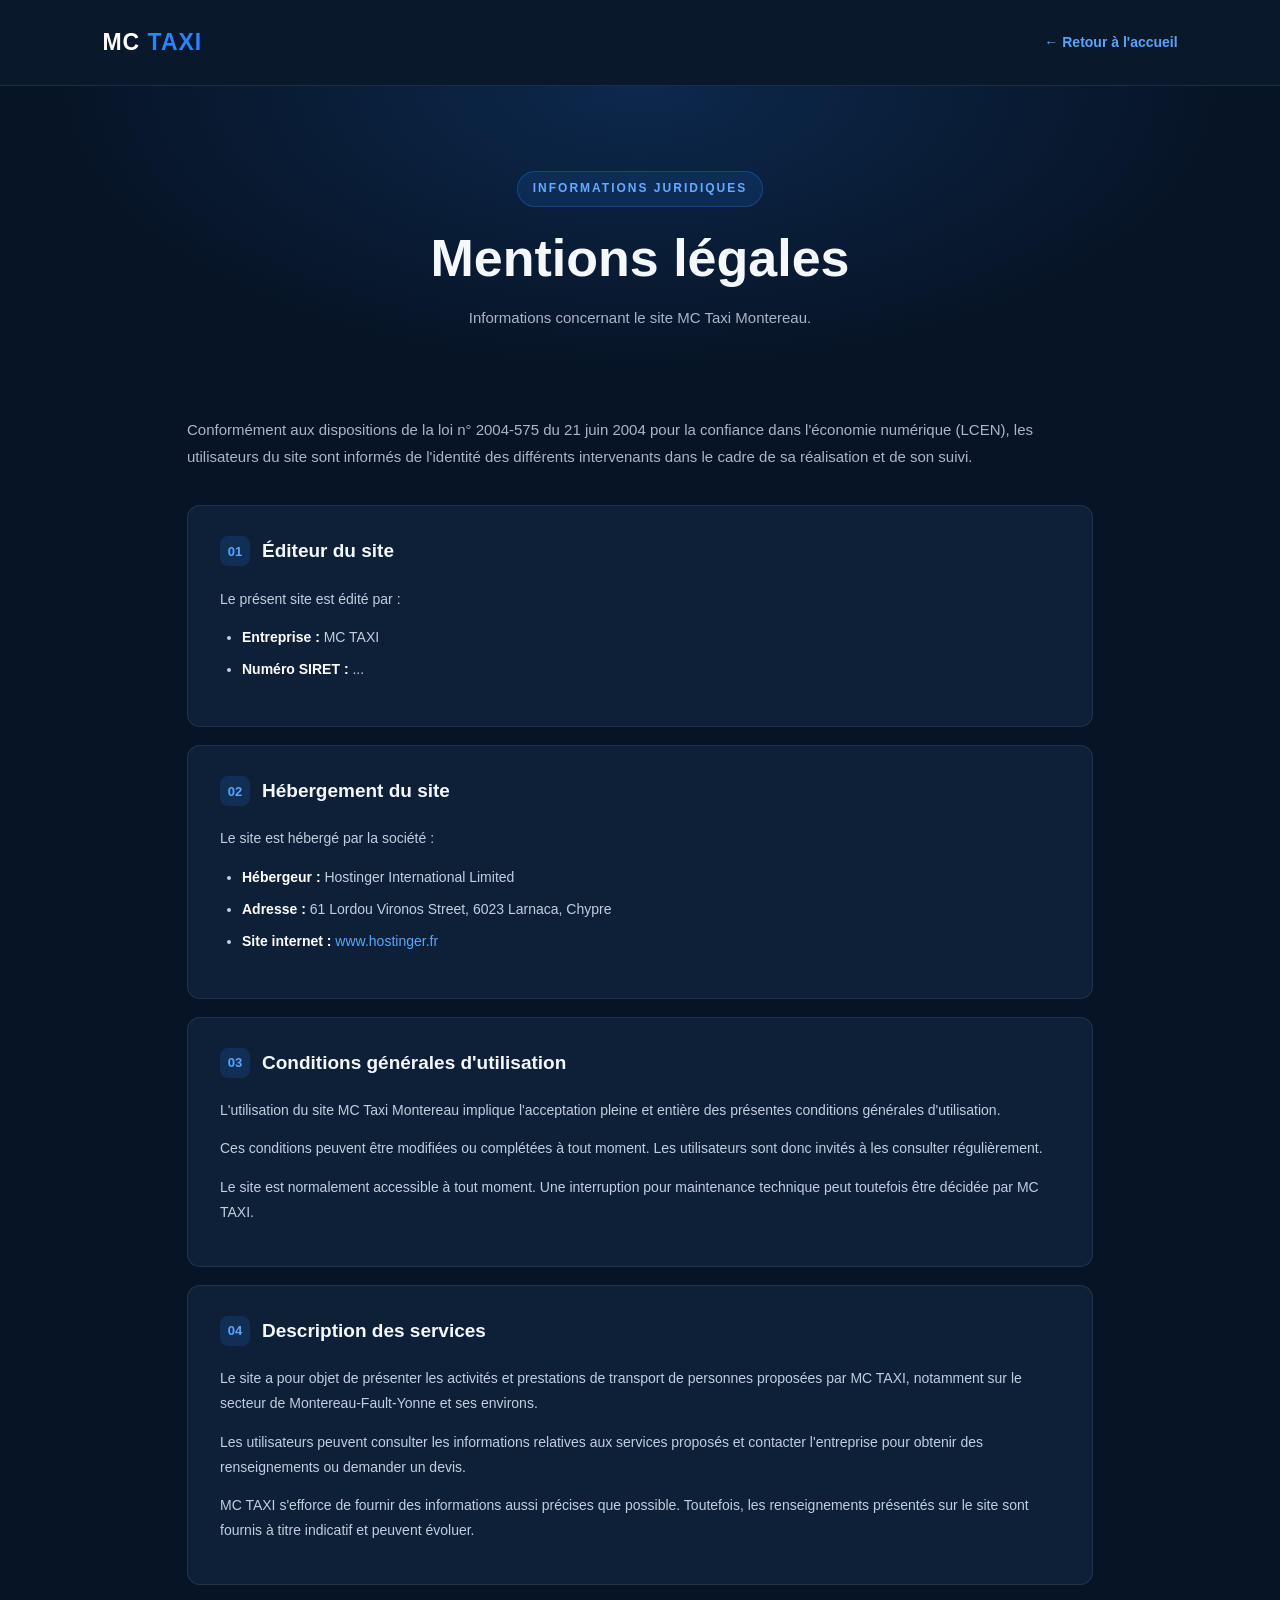
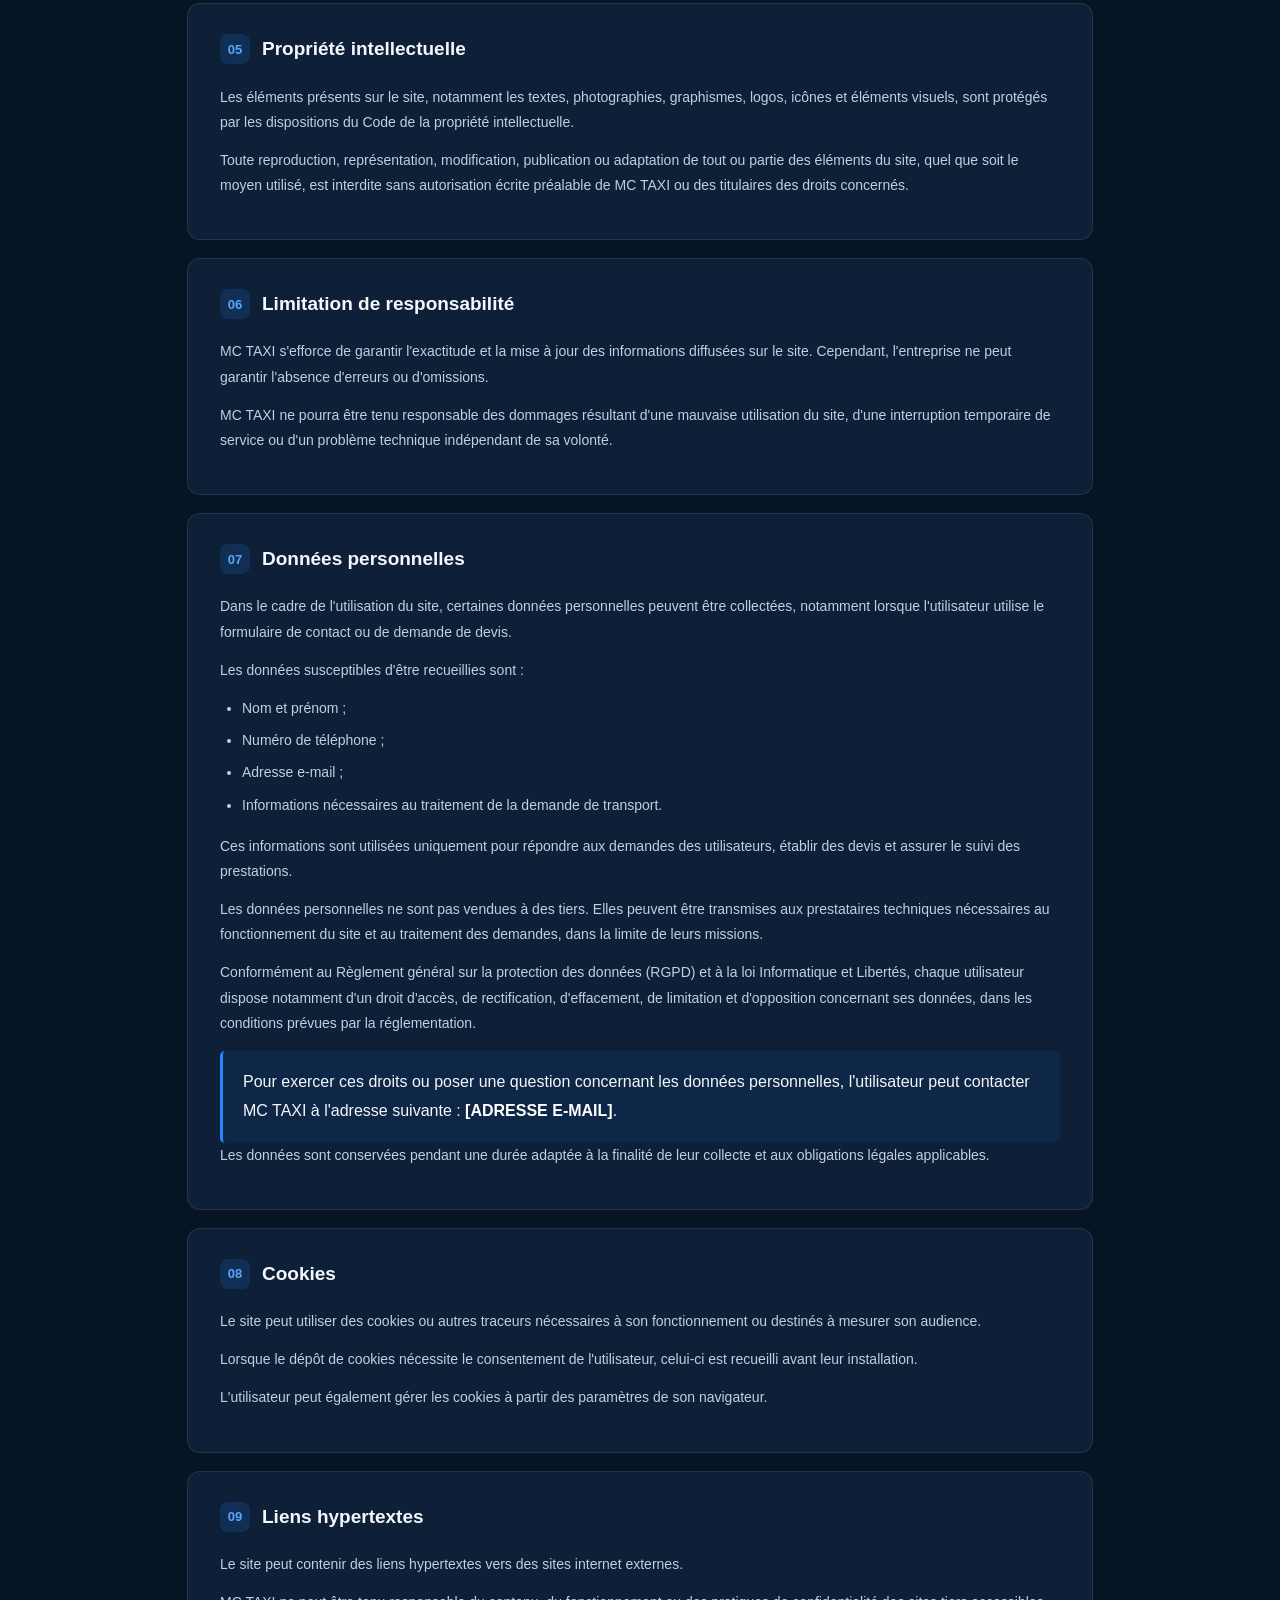
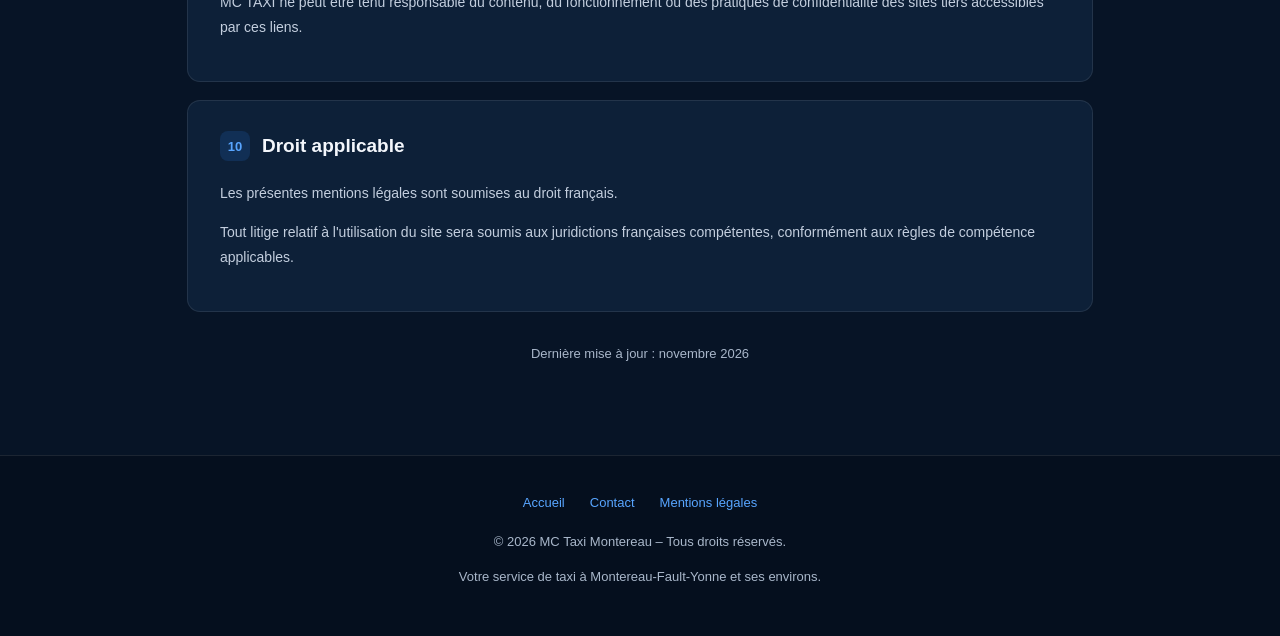
<file: mentions-legales.html>
<!DOCTYPE html>
<html lang="fr">
<head>
    <meta charset="UTF-8">
    <meta name="viewport" content="width=device-width, initial-scale=1.0">
    <meta name="description" content="Mentions légales du site MC Taxi Montereau.">
    <title>Mentions légales | MC Taxi Montereau</title>

    <style>
        :root {
            --bg: #071426;
            --surface: #0d2038;
            --blue: #2685ff;
            --text: #f4f7fc;
            --muted: #a9b7ca;
            --border: rgba(255,255,255,.09);
        }

        * {
            margin: 0;
            padding: 0;
            box-sizing: border-box;
        }

        html {
            scroll-behavior: smooth;
        }

        body {
            font-family: Arial, Helvetica, sans-serif;
            background: var(--bg);
            color: var(--text);
            line-height: 1.8;
        }

        a {
            color: #58a5ff;
            text-decoration: none;
        }

        a:hover {
            text-decoration: underline;
        }

        header {
            padding: 22px 8%;
            display: flex;
            justify-content: space-between;
            align-items: center;
            border-bottom: 1px solid var(--border);
            background: #09182b;
        }

        .logo {
            font-size: 23px;
            font-weight: 800;
            letter-spacing: 1px;
            color: white;
        }

        .logo span {
            color: var(--blue);
        }

        .back-link {
            font-size: 14px;
            font-weight: 600;
        }

        .hero {
            padding: 85px 20px 65px;
            text-align: center;
            background:
                radial-gradient(ellipse at top, rgba(38,133,255,.18), transparent 65%);
        }

        .hero .tag {
            display: inline-block;
            color: #65aaff;
            background: rgba(38,133,255,.12);
            border: 1px solid rgba(38,133,255,.3);
            padding: 6px 15px;
            border-radius: 30px;
            font-size: 12px;
            font-weight: bold;
            letter-spacing: 2px;
            margin-bottom: 20px;
        }

        h1 {
            font-size: clamp(34px, 6vw, 52px);
            line-height: 1.2;
            margin-bottom: 15px;
        }

        .hero p {
            color: var(--muted);
            font-size: 15px;
        }

        main {
            max-width: 950px;
            margin: auto;
            padding: 20px 22px 90px;
        }

        .intro {
            color: var(--muted);
            margin-bottom: 35px;
            font-size: 15px;
        }

        .legal-section {
            background: var(--surface);
            border: 1px solid var(--border);
            border-radius: 13px;
            padding: 28px 32px;
            margin-bottom: 18px;
            transition: border-color .2s;
        }

        .legal-section:hover {
            border-color: rgba(38,133,255,.45);
        }

        .legal-section h2 {
            font-size: 19px;
            margin-bottom: 18px;
            display: flex;
            align-items: center;
            gap: 12px;
        }

        .number {
            display: inline-flex;
            align-items: center;
            justify-content: center;
            min-width: 30px;
            height: 30px;
            background: rgba(38,133,255,.15);
            color: #58a5ff;
            border-radius: 8px;
            font-size: 13px;
        }

        .legal-section p {
            color: #c3cede;
            font-size: 14px;
            margin-bottom: 13px;
        }

        .legal-section ul {
            padding-left: 22px;
            color: #c3cede;
            font-size: 14px;
            margin: 10px 0 16px;
        }

        .legal-section li {
            margin-bottom: 7px;
        }

        strong {
            color: white;
        }

        .info {
            background: rgba(38,133,255,.07);
            border-left: 3px solid var(--blue);
            padding: 17px 20px;
            border-radius: 5px;
            margin-top: 15px;
        }

        .update {
            text-align: center;
            color: var(--muted);
            font-size: 13px;
            margin-top: 30px;
        }

        footer {
            background: #050f1e;
            border-top: 1px solid var(--border);
            padding: 35px 20px;
            text-align: center;
        }

        footer p {
            color: var(--muted);
            font-size: 13px;
            margin-bottom: 12px;
        }

        footer .footer-links {
            display: flex;
            justify-content: center;
            gap: 25px;
            flex-wrap: wrap;
            margin-bottom: 15px;
            font-size: 13px;
        }

        @media(max-width: 600px) {
            header {
                padding: 18px 5%;
            }

            .logo {
                font-size: 19px;
            }

            .back-link {
                font-size: 12px;
            }

            .hero {
                padding: 65px 15px 45px;
            }

            main {
                padding: 15px 14px 60px;
            }

            .legal-section {
                padding: 22px 19px;
            }

            .legal-section h2 {
                font-size: 17px;
            }
        }
    </style>
</head>

<body>

<header>
    <a href="index.html" class="logo">
        MC <span>TAXI</span>
    </a>

    <a href="index.html" class="back-link">
        ← Retour à l'accueil
    </a>
</header>

<section class="hero">
    <span class="tag">INFORMATIONS JURIDIQUES</span>
    <h1>Mentions légales</h1>
    <p>Informations concernant le site MC Taxi Montereau.</p>
</section>

<main>

    <p class="intro">
        Conformément aux dispositions de la loi n° 2004-575
        du 21 juin 2004 pour la confiance dans l'économie numérique
        (LCEN), les utilisateurs du site sont informés de l'identité
        des différents intervenants dans le cadre de sa réalisation
        et de son suivi.
    </p>

    <section class="legal-section">
        <h2><span class="number">01</span> Éditeur du site</h2>

        <p>Le présent site est édité par :</p>

        <ul>
            <li><strong>Entreprise :</strong> MC TAXI</li>
            <li><strong>Numéro SIRET :</strong> ...</li>
        </ul>
    </section>

    <section class="legal-section">
        <h2><span class="number">02</span> Hébergement du site</h2>

        <p>Le site est hébergé par la société :</p>

        <ul>
            <li><strong>Hébergeur :</strong> Hostinger International Limited</li>
            <li><strong>Adresse :</strong> 61 Lordou Vironos Street,
                6023 Larnaca, Chypre</li>
            <li><strong>Site internet :</strong>
                <a href="https://www.hostinger.fr/" target="_blank"
                   rel="noopener noreferrer">www.hostinger.fr</a>
            </li>
        </ul>
    </section>

    <section class="legal-section">
        <h2><span class="number">03</span> Conditions générales d'utilisation</h2>

        <p>
            L'utilisation du site MC Taxi Montereau implique
            l'acceptation pleine et entière des présentes conditions
            générales d'utilisation.
        </p>

        <p>
            Ces conditions peuvent être modifiées ou complétées
            à tout moment. Les utilisateurs sont donc invités
            à les consulter régulièrement.
        </p>

        <p>
            Le site est normalement accessible à tout moment.
            Une interruption pour maintenance technique peut
            toutefois être décidée par MC TAXI.
        </p>
    </section>

    <section class="legal-section">
        <h2><span class="number">04</span> Description des services</h2>

        <p>
            Le site a pour objet de présenter les activités et
            prestations de transport de personnes proposées par
            MC TAXI, notamment sur le secteur de Montereau-Fault-Yonne
            et ses environs.
        </p>

        <p>
            Les utilisateurs peuvent consulter les informations
            relatives aux services proposés et contacter l'entreprise
            pour obtenir des renseignements ou demander un devis.
        </p>

        <p>
            MC TAXI s'efforce de fournir des informations aussi
            précises que possible. Toutefois, les renseignements
            présentés sur le site sont fournis à titre indicatif
            et peuvent évoluer.
        </p>
    </section>

    <section class="legal-section">
        <h2><span class="number">05</span> Propriété intellectuelle</h2>

        <p>
            Les éléments présents sur le site, notamment les textes,
            photographies, graphismes, logos, icônes et éléments
            visuels, sont protégés par les dispositions du Code
            de la propriété intellectuelle.
        </p>

        <p>
            Toute reproduction, représentation, modification,
            publication ou adaptation de tout ou partie des éléments
            du site, quel que soit le moyen utilisé, est interdite
            sans autorisation écrite préalable de MC TAXI ou des
            titulaires des droits concernés.
        </p>
    </section>

    <section class="legal-section">
        <h2><span class="number">06</span> Limitation de responsabilité</h2>

        <p>
            MC TAXI s'efforce de garantir l'exactitude et la mise
            à jour des informations diffusées sur le site.
            Cependant, l'entreprise ne peut garantir l'absence
            d'erreurs ou d'omissions.
        </p>

        <p>
            MC TAXI ne pourra être tenu responsable des dommages
            résultant d'une mauvaise utilisation du site, d'une
            interruption temporaire de service ou d'un problème
            technique indépendant de sa volonté.
        </p>
    </section>

    <section class="legal-section">
        <h2><span class="number">07</span> Données personnelles</h2>

        <p>
            Dans le cadre de l'utilisation du site, certaines
            données personnelles peuvent être collectées,
            notamment lorsque l'utilisateur utilise le formulaire
            de contact ou de demande de devis.
        </p>

        <p>Les données susceptibles d'être recueillies sont :</p>

        <ul>
            <li>Nom et prénom ;</li>
            <li>Numéro de téléphone ;</li>
            <li>Adresse e-mail ;</li>
            <li>Informations nécessaires au traitement de la demande
                de transport.</li>
        </ul>

        <p>
            Ces informations sont utilisées uniquement pour répondre
            aux demandes des utilisateurs, établir des devis et
            assurer le suivi des prestations.
        </p>

        <p>
            Les données personnelles ne sont pas vendues à des tiers.
            Elles peuvent être transmises aux prestataires techniques
            nécessaires au fonctionnement du site et au traitement
            des demandes, dans la limite de leurs missions.
        </p>

        <p>
            Conformément au Règlement général sur la protection
            des données (RGPD) et à la loi Informatique et Libertés,
            chaque utilisateur dispose notamment d'un droit d'accès,
            de rectification, d'effacement, de limitation et
            d'opposition concernant ses données, dans les conditions
            prévues par la réglementation.
        </p>

        <div class="info">
            Pour exercer ces droits ou poser une question concernant
            les données personnelles, l'utilisateur peut contacter
            MC TAXI à l'adresse suivante :
            <strong>[ADRESSE E-MAIL]</strong>.
        </div>

        <p>
            Les données sont conservées pendant une durée adaptée
            à la finalité de leur collecte et aux obligations
            légales applicables.
        </p>
    </section>

    <section class="legal-section">
        <h2><span class="number">08</span> Cookies</h2>

        <p>
            Le site peut utiliser des cookies ou autres traceurs
            nécessaires à son fonctionnement ou destinés à mesurer
            son audience.
        </p>

        <p>
            Lorsque le dépôt de cookies nécessite le consentement
            de l'utilisateur, celui-ci est recueilli avant leur
            installation.
        </p>

        <p>
            L'utilisateur peut également gérer les cookies
            à partir des paramètres de son navigateur.
        </p>
    </section>

    <section class="legal-section">
        <h2><span class="number">09</span> Liens hypertextes</h2>

        <p>
            Le site peut contenir des liens hypertextes vers
            des sites internet externes.
        </p>

        <p>
            MC TAXI ne peut être tenu responsable du contenu,
            du fonctionnement ou des pratiques de confidentialité
            des sites tiers accessibles par ces liens.
        </p>
    </section>

    <section class="legal-section">
        <h2><span class="number">10</span> Droit applicable</h2>

        <p>
            Les présentes mentions légales sont soumises au droit
            français.
        </p>

        <p>
            Tout litige relatif à l'utilisation du site sera soumis
            aux juridictions françaises compétentes, conformément
            aux règles de compétence applicables.
        </p>
    </section>

    <p class="update">
        Dernière mise à jour : novembre 2026
    </p>

</main>

<footer>
    <div class="footer-links">
        <a href="index.html">Accueil</a>
        <a href="index.html#contact">Contact</a>
        <a href="mentions-legales.html">Mentions légales</a>
    </div>

    <p>© 2026 MC Taxi Montereau – Tous droits réservés.</p>
    <p>Votre service de taxi à Montereau-Fault-Yonne et ses environs.</p>
</footer>

</body>
</html>
</file>
